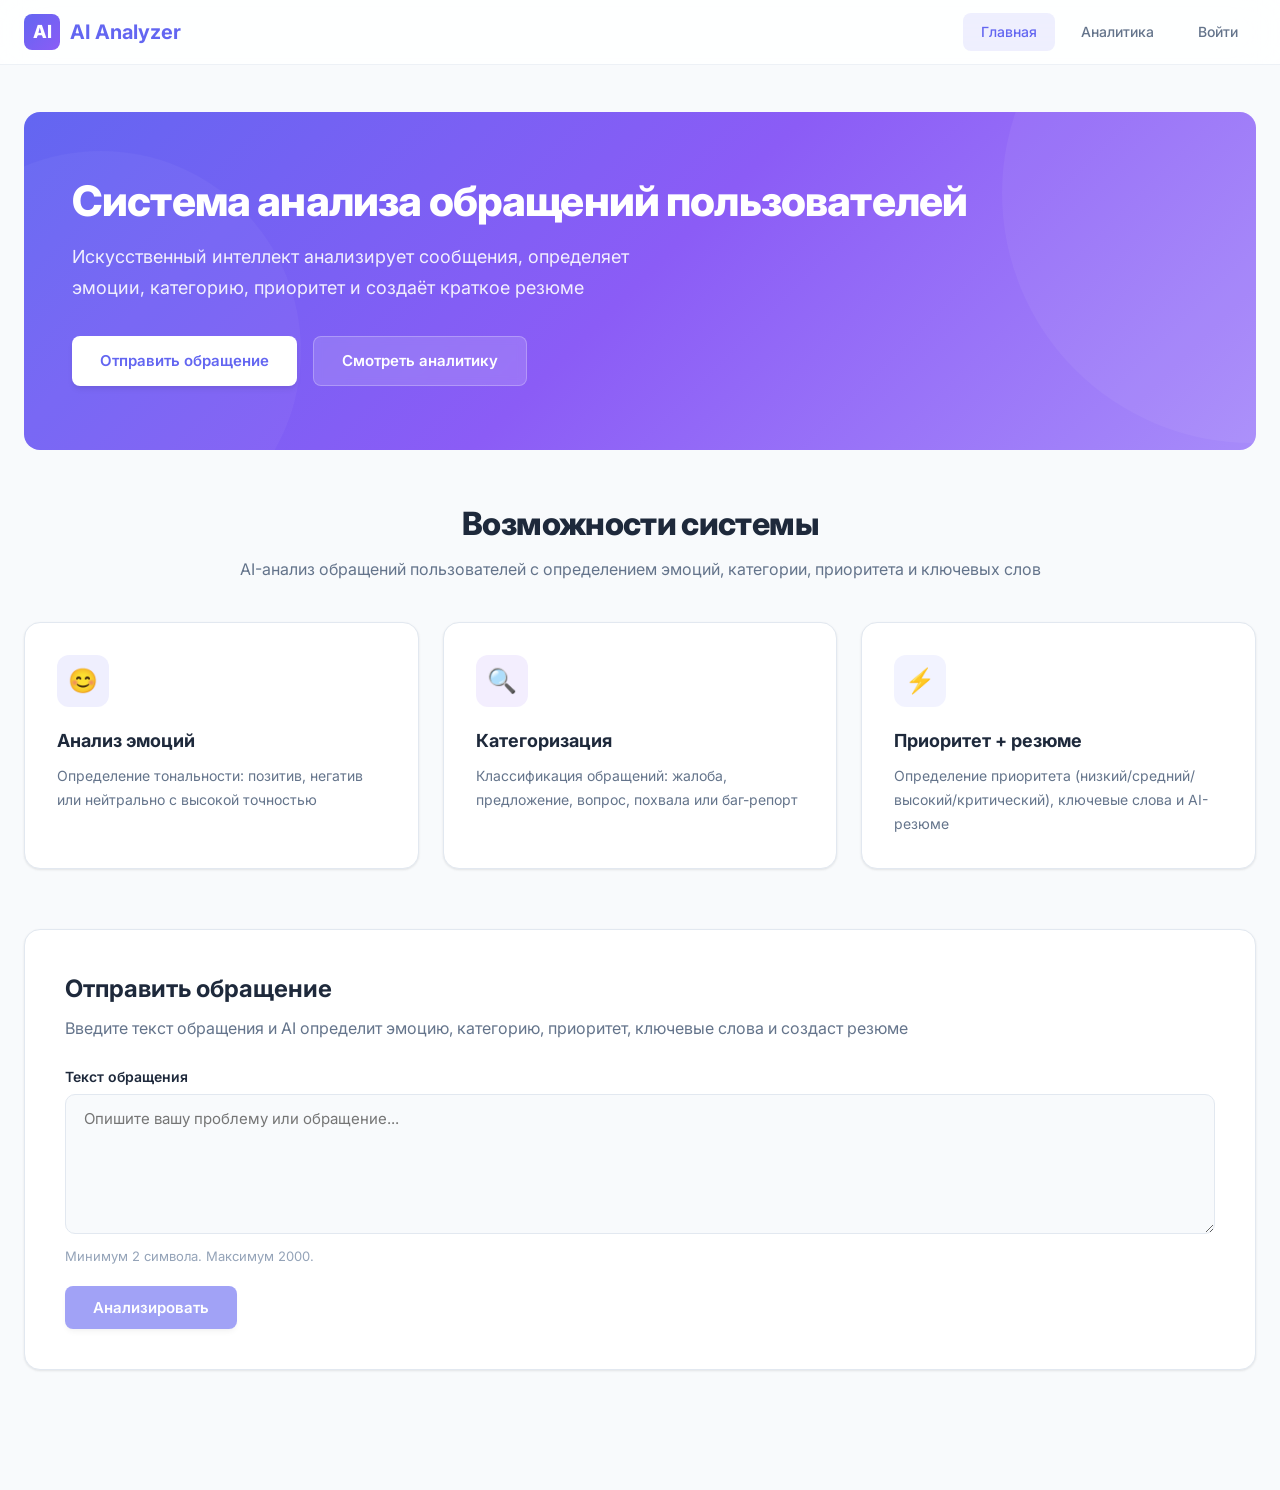
<file: index.html>
<!DOCTYPE html>
<html lang="ru">
<head>
    <meta charset="UTF-8">
    <meta name="viewport" content="width=device-width, initial-scale=1.0">
    <title>AI Analyzer - Система анализа обращений</title>
    <link rel="stylesheet" href="css/style.css">
    <script>document.documentElement.classList.toggle('vt-auth', !!localStorage.getItem('token'));</script>
</head>
<body>
    <!-- Header -->
    <header class="header" id="header">
        <div class="header-inner">
            <a href="/" class="logo">
                <span class="logo-icon">AI</span>
                AI Analyzer
            </a>
            <nav class="nav">
                <a href="/" class="nav-link active">Главная</a>
                <a href="/dashboard.html" class="nav-link">Аналитика</a>
                <div class="nav-user" id="navUser">
                    <a href="/auth.html" class="nav-link" id="authLink">Войти</a>
                    <div class="profile-trigger" id="profileTrigger" onclick="toggleProfileDropdown(event)">
                        <span class="user-avatar"></span>
                        <span class="user-name"></span>
                        <svg class="chevron-down" width="14" height="14" viewBox="0 0 24 24" fill="none" stroke="currentColor" stroke-width="2"><polyline points="6 9 12 15 18 9"/></svg>
                    </div>
                    <div class="profile-dropdown" id="profileDropdown">
                        <div class="dropdown-header">
                            <span class="dropdown-avatar"></span>
                            <div class="dropdown-user-info">
                                <span class="dropdown-username" id="dropdownUsername"></span>
                                <span class="dropdown-email" id="dropdownEmail"></span>
                            </div>
                        </div>
                        <div class="dropdown-divider"></div>
                        <a href="/profile.html" class="dropdown-item">
                            <svg width="16" height="16" viewBox="0 0 24 24" fill="none" stroke="currentColor" stroke-width="2"><path d="M20 21v-2a4 4 0 0 0-4-4H8a4 4 0 0 0-4 4v2"/><circle cx="12" cy="7" r="4"/></svg>
                            Профиль
                        </a>
                        <a href="/profile.html" class="dropdown-item">
                            <svg width="16" height="16" viewBox="0 0 24 24" fill="none" stroke="currentColor" stroke-width="2"><circle cx="12" cy="12" r="3"/><path d="M19.4 15a1.65 1.65 0 0 0 .33 1.82l.06.06a2 2 0 0 1 0 2.83 2 2 0 0 1-2.83 0l-.06-.06a1.65 1.65 0 0 0-1.82-.33 1.65 1.65 0 0 0-1 1.51V21a2 2 0 0 1-2 2 2 2 0 0 1-2-2v-.09A1.65 1.65 0 0 0 9 19.4a1.65 1.65 0 0 0-1.82.33l-.06.06a2 2 0 0 1-2.83 0 2 2 0 0 1 0-2.83l.06-.06A1.65 1.65 0 0 0 4.68 15a1.65 1.65 0 0 0-1.51-1H3a2 2 0 0 1-2-2 2 2 0 0 1 2-2h.09A1.65 1.65 0 0 0 4.6 9a1.65 1.65 0 0 0-.33-1.82l-.06-.06a2 2 0 0 1 0-2.83 2 2 0 0 1 2.83 0l.06.06A1.65 1.65 0 0 0 9 4.68a1.65 1.65 0 0 0 1-1.51V3a2 2 0 0 1 2-2 2 2 0 0 1 2 2v.09a1.65 1.65 0 0 0 1 1.51 1.65 1.65 0 0 0 1.82-.33l.06-.06a2 2 0 0 1 2.83 0 2 2 0 0 1 0 2.83l-.06.06a1.65 1.65 0 0 0-.33 1.82V9a1.65 1.65 0 0 0 1.51 1H21a2 2 0 0 1 2 2 2 2 0 0 1-2 2h-.09a1.65 1.65 0 0 0-1.51 1z"/></svg>
                            Настройки аккаунта
                        </a>
                        <a href="/profile.html#password" class="dropdown-item">
                            <svg width="16" height="16" viewBox="0 0 24 24" fill="none" stroke="currentColor" stroke-width="2"><rect x="3" y="11" width="18" height="11" rx="2" ry="2"/><path d="M7 11V7a5 5 0 0 1 10 0v4"/></svg>
                            Сменить пароль
                        </a>
                        <div class="dropdown-divider"></div>
                        <button class="dropdown-item dropdown-logout" onclick="handleLogout()">
                            <svg width="16" height="16" viewBox="0 0 24 24" fill="none" stroke="currentColor" stroke-width="2"><path d="M9 21H5a2 2 0 0 1-2-2V5a2 2 0 0 1 2-2h4"/><polyline points="16 17 21 12 16 7"/><line x1="21" y1="12" x2="9" y2="12"/></svg>
                            Выйти
                        </button>
                    </div>
                </div>
            </nav>
        </div>
    </header>

    <!-- Main Content -->
    <main class="main-content">
        <div class="section" style="padding-top: 48px;">
            <!-- Hero -->
            <section class="hero">
                <div class="hero-content">
                    <h1>Система анализа обращений пользователей</h1>
                    <p>Искусственный интеллект анализирует сообщения, определяет эмоции, категорию, приоритет и создаёт краткое резюме</p>
                    <div class="hero-buttons">
                        <a href="#analyze" class="btn btn-primary">Отправить обращение</a>
                        <a href="/dashboard.html" class="btn btn-secondary">Смотреть аналитику</a>
                    </div>
                </div>
            </section>

            <!-- Features -->
            <div class="section-title">
                <h2>Возможности системы</h2>
                <p>AI-анализ обращений пользователей с определением эмоций, категории, приоритета и ключевых слов</p>
            </div>

            <div class="feature-grid">
                <div class="feature-card">
                    <div class="feature-icon blue">😊</div>
                    <h3>Анализ эмоций</h3>
                    <p>Определение тональности: позитив, негатив или нейтрально с высокой точностью</p>
                </div>
                <div class="feature-card">
                    <div class="feature-icon purple">🔍</div>
                    <h3>Категоризация</h3>
                    <p>Классификация обращений: жалоба, предложение, вопрос, похвала или баг-репорт</p>
                </div>
                <div class="feature-card">
                    <div class="feature-icon indigo">⚡</div>
                    <h3>Приоритет + резюме</h3>
                    <p>Определение приоритета (низкий/средний/высокий/критический), ключевые слова и AI-резюме</p>
                </div>
            </div>

            <!-- Analyze Form -->
            <section class="form-section" id="analyze">
                <h2>Отправить обращение</h2>
                <p>Введите текст обращения и AI определит эмоцию, категорию, приоритет, ключевые слова и создаст резюме</p>

                <div class="form-group">
                    <label for="messageText">Текст обращения</label>
                    <textarea id="messageText" placeholder="Опишите вашу проблему или обращение..." maxlength="2000"></textarea>
                    <div class="form-hint">Минимум 2 символа. Максимум 2000.</div>
                </div>

                <button class="btn btn-accent" id="analyzeBtn" onclick="handleAnalyze()">
                    <span class="btn-text">Анализировать</span>
                    <span class="spinner" style="display:none"></span>
                </button>

                <!-- Result -->
                <div class="analysis-result" id="analysisResult">
                    <h3 style="margin-top: 28px; margin-bottom: 16px; font-size: 18px;">Результат анализа</h3>
                    <div class="result-grid" id="resultGrid">
                        <div class="result-item">
                            <div class="label">Эмоция</div>
                            <div class="value" id="resultEmotion">—</div>
                        </div>
                        <div class="result-item">
                            <div class="label">Категория</div>
                            <div class="value" id="resultCategory">—</div>
                        </div>
                        <div class="result-item">
                            <div class="label">Приоритет</div>
                            <div class="value" id="resultPriority">—</div>
                        </div>
                    </div>
                    <div class="result-keywords" id="resultKeywords" style="display:none">
                        <div class="label">Ключевые слова</div>
                        <div class="keywords-list" id="keywordsList"></div>
                    </div>
                    <div class="result-summary" id="resultSummary" style="display:none">
                        <div class="label">AI-резюме</div>
                        <div class="summary-text" id="summaryText"></div>
                    </div>
                </div>
            </section>
        </div>
    </main>

    <!-- Toast Container -->
    <div class="toast-container" id="toastContainer"></div>

    <script src="js/api.js"></script>
    <script src="js/transitions.js"></script>
    <script src="js/main.js"></script>
</body>
</html>
</file>
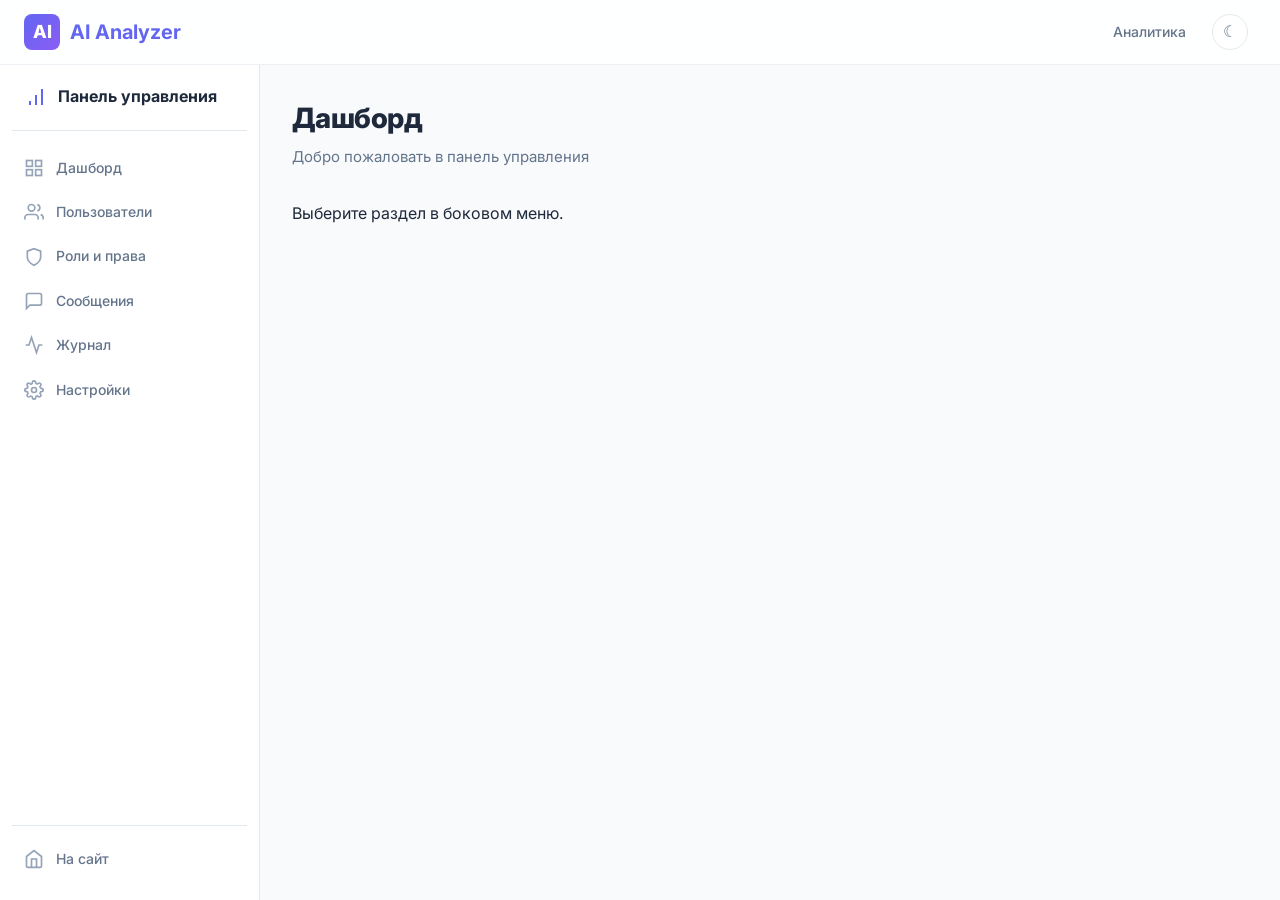
<file: admin/index.html>
<!DOCTYPE html>
<html lang="ru" data-theme="light">
<head>
    <meta charset="UTF-8">
    <meta name="viewport" content="width=device-width, initial-scale=1.0">
    <title>Панель управления | AI Analyzer</title>
    <link rel="stylesheet" href="/css/style.css">
    <link rel="stylesheet" href="/admin/css/admin.css">
    <script>document.documentElement.classList.toggle('vt-auth', !!localStorage.getItem('token'));</script>
</head>
<body>
    <header class="header" id="header">
        <div class="header-inner">
            <button class="admin-mobile-toggle" id="mobileMenuToggle" onclick="toggleMobileSidebar()">&#9776;</button>
            <a href="/" class="logo">
                <span class="logo-icon">AI</span>
                AI Analyzer
            </a>
            <nav class="nav">
                <a href="/dashboard.html" class="nav-link" id="navMainDashboard">Аналитика</a>
                <button class="theme-toggle" id="themeToggle" onclick="toggleTheme()" title="Переключить тему">&#9790;</button>
                <div class="nav-user" id="navUser">
                    <div class="profile-trigger" id="profileTrigger" onclick="toggleProfileDropdown(event)">
                        <span class="user-avatar"></span>
                        <span class="user-name"></span>
                        <svg class="chevron-down" width="14" height="14" viewBox="0 0 24 24" fill="none" stroke="currentColor" stroke-width="2"><polyline points="6 9 12 15 18 9"/></svg>
                    </div>
                    <div class="profile-dropdown" id="profileDropdown">
                        <div class="dropdown-header">
                            <span class="dropdown-avatar"></span>
                            <div class="dropdown-user-info">
                                <span class="dropdown-username" id="dropdownUsername"></span>
                                <span class="dropdown-email" id="dropdownEmail"></span>
                            </div>
                        </div>
                        <div class="dropdown-divider"></div>
                        <a href="/profile.html" class="dropdown-item">
                            <svg width="16" height="16" viewBox="0 0 24 24" fill="none" stroke="currentColor" stroke-width="2"><path d="M20 21v-2a4 4 0 0 0-4-4H8a4 4 0 0 0-4 4v2"/><circle cx="12" cy="7" r="4"/></svg>
                            Профиль
                        </a>
                        <a href="/dashboard.html" class="dropdown-item">
                            <svg width="16" height="16" viewBox="0 0 24 24" fill="none" stroke="currentColor" stroke-width="2"><rect x="3" y="3" width="7" height="7"/><rect x="14" y="3" width="7" height="7"/><rect x="14" y="14" width="7" height="7"/><rect x="3" y="14" width="7" height="7"/></svg>
                            Аналитика
                        </a>
                        <button class="dropdown-item dropdown-logout" onclick="handleLogout()">
                            <svg width="16" height="16" viewBox="0 0 24 24" fill="none" stroke="currentColor" stroke-width="2"><path d="M9 21H5a2 2 0 0 1-2-2V5a2 2 0 0 1 2-2h4"/><polyline points="16 17 21 12 16 7"/><line x1="21" y1="12" x2="9" y2="12"/></svg>
                            Выйти
                        </button>
                    </div>
                </div>
            </nav>
        </div>
    </header>

    <div class="admin-layout">
        <div class="admin-sidebar-overlay" id="sidebarOverlay" onclick="toggleMobileSidebar()"></div>
        <aside class="admin-sidebar" id="adminSidebar">
            <div class="admin-sidebar-brand">
                <svg width="24" height="24" viewBox="0 0 24 24" fill="none" stroke="currentColor" stroke-width="2"><path d="M12 20V10"/><path d="M18 20V4"/><path d="M6 20v-4"/></svg>
                Панель управления
            </div>
            <nav class="admin-sidebar-nav">
                <a href="/admin/dashboard.html" class="admin-nav-item" data-page="dashboard">
                    <svg viewBox="0 0 24 24" fill="none" stroke="currentColor" stroke-width="2"><rect x="3" y="3" width="7" height="7"/><rect x="14" y="3" width="7" height="7"/><rect x="14" y="14" width="7" height="7"/><rect x="3" y="14" width="7" height="7"/></svg>
                    Дашборд
                </a>
                <a href="/admin/users.html" class="admin-nav-item" data-page="users">
                    <svg viewBox="0 0 24 24" fill="none" stroke="currentColor" stroke-width="2"><path d="M17 21v-2a4 4 0 0 0-4-4H5a4 4 0 0 0-4 4v2"/><circle cx="9" cy="7" r="4"/><path d="M23 21v-2a4 4 0 0 0-3-3.87"/><path d="M16 3.13a4 4 0 0 1 0 7.75"/></svg>
                    Пользователи
                </a>
                <a href="/admin/roles.html" class="admin-nav-item" data-page="roles">
                    <svg viewBox="0 0 24 24" fill="none" stroke="currentColor" stroke-width="2"><path d="M12 22s8-4 8-10V5l-8-3-8 3v7c0 6 8 10 8 10z"/></svg>
                    Роли и права
                </a>
                <a href="/admin/messages.html" class="admin-nav-item" data-page="messages">
                    <svg viewBox="0 0 24 24" fill="none" stroke="currentColor" stroke-width="2"><path d="M21 15a2 2 0 0 1-2 2H7l-4 4V5a2 2 0 0 1 2-2h14a2 2 0 0 1 2 2z"/></svg>
                    Сообщения
                </a>
                <a href="/admin/activity.html" class="admin-nav-item" data-page="activity">
                    <svg viewBox="0 0 24 24" fill="none" stroke="currentColor" stroke-width="2"><path d="M22 12h-4l-3 9L9 3l-3 9H2"/></svg>
                    Журнал
                </a>
                <a href="/admin/settings.html" class="admin-nav-item" data-page="settings">
                    <svg viewBox="0 0 24 24" fill="none" stroke="currentColor" stroke-width="2"><circle cx="12" cy="12" r="3"/><path d="M19.4 15a1.65 1.65 0 0 0 .33 1.82l.06.06a2 2 0 0 1 0 2.83 2 2 0 0 1-2.83 0l-.06-.06a1.65 1.65 0 0 0-1.82-.33 1.65 1.65 0 0 0-1 1.51V21a2 2 0 0 1-2 2 2 2 0 0 1-2-2v-.09A1.65 1.65 0 0 0 9 19.4a1.65 1.65 0 0 0-1.82.33l-.06.06a2 2 0 0 1-2.83 0 2 2 0 0 1 0-2.83l.06-.06A1.65 1.65 0 0 0 4.68 15a1.65 1.65 0 0 0-1.51-1H3a2 2 0 0 1-2-2 2 2 0 0 1 2-2h.09A1.65 1.65 0 0 0 4.6 9a1.65 1.65 0 0 0-.33-1.82l-.06-.06a2 2 0 0 1 0-2.83 2 2 0 0 1 2.83 0l.06.06A1.65 1.65 0 0 0 9 4.68a1.65 1.65 0 0 0 1-1.51V3a2 2 0 0 1 2-2 2 2 0 0 1 2 2v.09a1.65 1.65 0 0 0 1 1.51 1.65 1.65 0 0 0 1.82-.33l.06-.06a2 2 0 0 1 2.83 0 2 2 0 0 1 0 2.83l-.06.06a1.65 1.65 0 0 0-.33 1.82V9a1.65 1.65 0 0 0 1.51 1H21a2 2 0 0 1 2 2 2 2 0 0 1-2 2h-.09a1.65 1.65 0 0 0-1.51 1z"/></svg>
                    Настройки
                </a>
            </nav>
            <div class="admin-sidebar-footer">
                <a href="/" class="admin-nav-item">
                    <svg viewBox="0 0 24 24" fill="none" stroke="currentColor" stroke-width="2"><path d="M3 9l9-7 9 7v11a2 2 0 0 1-2 2H5a2 2 0 0 1-2-2z"/><polyline points="9 22 9 12 15 12 15 22"/></svg>
                    На сайт
                </a>
            </div>
        </aside>

        <main class="admin-main" id="adminMain">
            <div class="admin-header">
                <div>
                    <h1 id="pageTitle">Дашборд</h1>
                    <p id="pageSubtitle">Добро пожаловать в панель управления</p>
                </div>
                <div class="admin-header-actions" id="headerActions"></div>
            </div>
            <div id="pageContent">
                <p>Выберите раздел в боковом меню.</p>
            </div>
        </main>
    </div>

    <div class="toast-container" id="toastContainer"></div>

    <script src="/js/api.js"></script>
    <script src="/js/transitions.js"></script>
    <script src="/admin/js/admin-utils.js"></script>
    <script src="/admin/js/admin-api.js"></script>
    <script src="/admin/js/admin-components.js"></script>
</body>
</html>
</file>
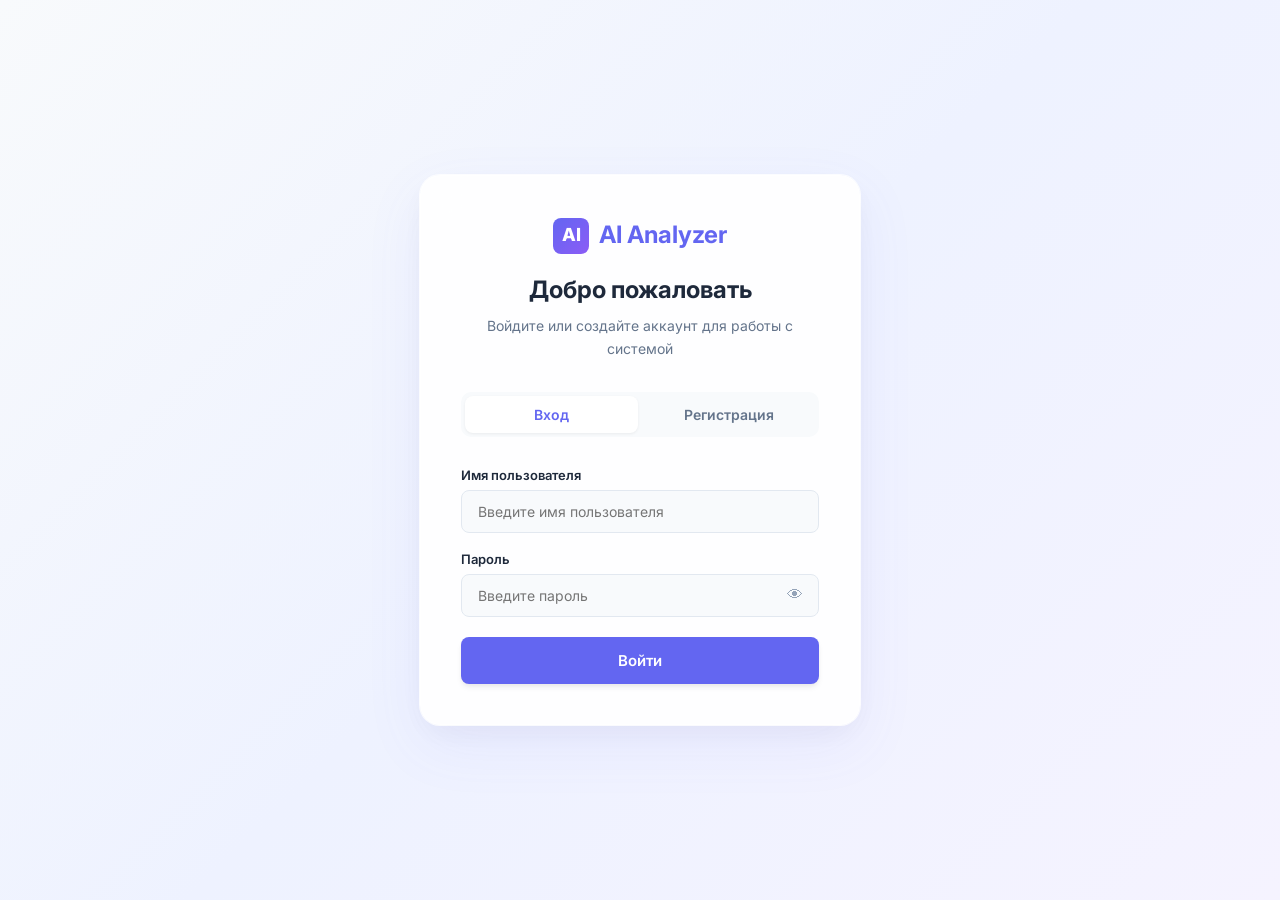
<file: auth.html>
<!DOCTYPE html>
<html lang="ru">
<head>
    <meta charset="UTF-8">
    <meta name="viewport" content="width=device-width, initial-scale=1.0">
    <title>Вход | AI Analyzer</title>
    <link rel="stylesheet" href="css/style.css">
    <link rel="stylesheet" href="css/auth.css">
</head>
<body>
    <div class="auth-page">
        <div class="auth-container">
            <div class="auth-card">
                <div class="auth-header">
                    <div class="auth-logo">
                        <span class="logo-icon">AI</span>
                        AI Analyzer
                    </div>
                    <h1>Добро пожаловать</h1>
                    <p>Войдите или создайте аккаунт для работы с системой</p>
                </div>

                <div class="auth-tabs">
                    <button class="auth-tab active" data-tab="login">Вход</button>
                    <button class="auth-tab" data-tab="register">Регистрация</button>
                </div>

                <div class="auth-error" id="authError"></div>

                <!-- Login Form -->
                <form class="auth-form active" id="loginForm" autocomplete="off">
                    <div class="form-group">
                        <label for="loginUsername">Имя пользователя</label>
                        <input type="text" id="loginUsername" placeholder="Введите имя пользователя" required>
                    </div>
                    <div class="form-group">
                        <label for="loginPassword">Пароль</label>
                        <div class="password-wrapper">
                            <input type="password" id="loginPassword" placeholder="Введите пароль" required>
                            <button type="button" class="password-toggle" onclick="togglePassword('loginPassword', this)">👁</button>
                        </div>
                    </div>
                    <button type="submit" class="btn btn-accent" id="loginBtn">
                        <span class="btn-text">Войти</span>
                        <span class="spinner" style="display:none"></span>
                    </button>
                </form>

                <!-- Register Form -->
                <form class="auth-form" id="registerForm" autocomplete="off">
                    <div class="form-group">
                        <label for="regUsername">Имя пользователя</label>
                        <input type="text" id="regUsername" placeholder="Придумайте имя пользователя" required>
                    </div>
                    <div class="form-group">
                        <label for="regEmail">Email</label>
                        <input type="email" id="regEmail" placeholder="Введите email" required>
                    </div>
                    <div class="form-group">
                        <label for="regPassword">Пароль</label>
                        <div class="password-wrapper">
                            <input type="password" id="regPassword" placeholder="Придумайте пароль (минимум 6 символов)" required>
                            <button type="button" class="password-toggle" onclick="togglePassword('regPassword', this)">👁</button>
                        </div>
                    </div>
                    <div class="form-group">
                        <label for="regConfirm">Подтвердите пароль</label>
                        <div class="password-wrapper">
                            <input type="password" id="regConfirm" placeholder="Повторите пароль" required>
                            <button type="button" class="password-toggle" onclick="togglePassword('regConfirm', this)">👁</button>
                        </div>
                    </div>
                    <button type="submit" class="btn btn-accent" id="registerBtn">
                        <span class="btn-text">Создать аккаунт</span>
                        <span class="spinner" style="display:none"></span>
                    </button>
                </form>
            </div>
        </div>
    </div>

    <script src="js/api.js"></script>
    <script src="js/auth.js"></script>
</body>
</html>
</file>
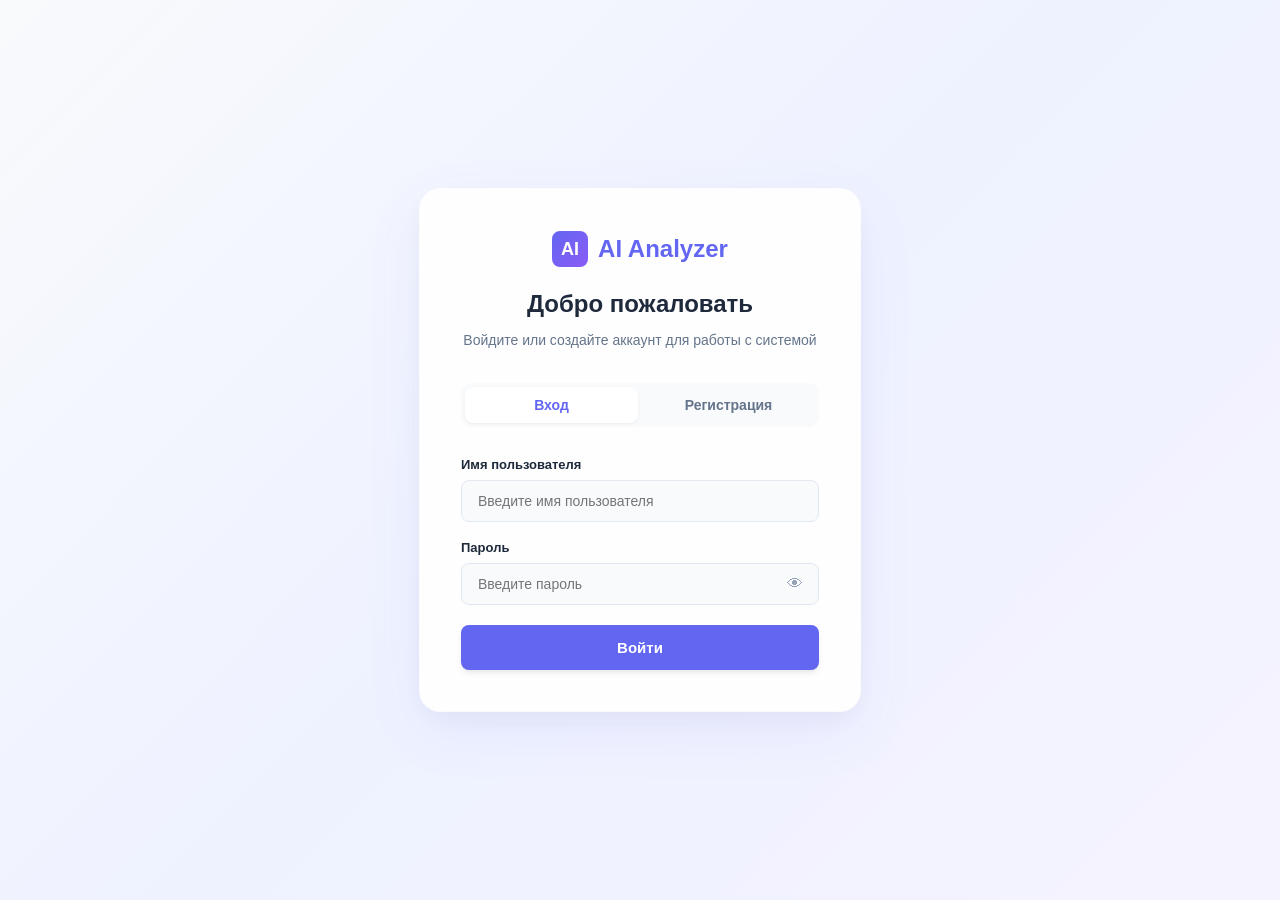
<file: profile.html>
<!DOCTYPE html>
<html lang="ru">
<head>
    <meta charset="UTF-8">
    <meta name="viewport" content="width=device-width, initial-scale=1.0">
    <title>Профиль | AI Analyzer</title>
    <link rel="stylesheet" href="css/style.css">
    <link rel="stylesheet" href="css/profile.css">
    <script>document.documentElement.classList.toggle('vt-auth', !!localStorage.getItem('token'));</script>
</head>
<body>
    <header class="header" id="header">
        <div class="header-inner">
            <a href="/" class="logo">
                <span class="logo-icon">AI</span>
                AI Analyzer
            </a>
            <nav class="nav">
                <a href="/" class="nav-link">Главная</a>
                <a href="/dashboard.html" class="nav-link">Аналитика</a>
                <div class="nav-user" id="navUser">
                    <a href="/auth.html" class="nav-link" id="authLink">Войти</a>
                    <div class="profile-trigger" id="profileTrigger" onclick="toggleProfileDropdown(event)">
                        <span class="user-avatar"></span>
                        <span class="user-name"></span>
                        <svg class="chevron-down" width="14" height="14" viewBox="0 0 24 24" fill="none" stroke="currentColor" stroke-width="2"><polyline points="6 9 12 15 18 9"/></svg>
                    </div>
                    <div class="profile-dropdown" id="profileDropdown">
                        <div class="dropdown-header">
                            <span class="dropdown-avatar"></span>
                            <div class="dropdown-user-info">
                                <span class="dropdown-username" id="dropdownUsername"></span>
                                <span class="dropdown-email" id="dropdownEmail"></span>
                            </div>
                        </div>
                        <div class="dropdown-divider"></div>
                        <a href="/profile.html" class="dropdown-item">
                            <svg width="16" height="16" viewBox="0 0 24 24" fill="none" stroke="currentColor" stroke-width="2"><path d="M20 21v-2a4 4 0 0 0-4-4H8a4 4 0 0 0-4 4v2"/><circle cx="12" cy="7" r="4"/></svg>
                            Профиль
                        </a>
                        <a href="/profile.html" class="dropdown-item">
                            <svg width="16" height="16" viewBox="0 0 24 24" fill="none" stroke="currentColor" stroke-width="2"><circle cx="12" cy="12" r="3"/><path d="M19.4 15a1.65 1.65 0 0 0 .33 1.82l.06.06a2 2 0 0 1 0 2.83 2 2 0 0 1-2.83 0l-.06-.06a1.65 1.65 0 0 0-1.82-.33 1.65 1.65 0 0 0-1 1.51V21a2 2 0 0 1-2 2 2 2 0 0 1-2-2v-.09A1.65 1.65 0 0 0 9 19.4a1.65 1.65 0 0 0-1.82.33l-.06.06a2 2 0 0 1-2.83 0 2 2 0 0 1 0-2.83l.06-.06A1.65 1.65 0 0 0 4.68 15a1.65 1.65 0 0 0-1.51-1H3a2 2 0 0 1-2-2 2 2 0 0 1 2-2h.09A1.65 1.65 0 0 0 4.6 9a1.65 1.65 0 0 0-.33-1.82l-.06-.06a2 2 0 0 1 0-2.83 2 2 0 0 1 2.83 0l.06.06A1.65 1.65 0 0 0 9 4.68a1.65 1.65 0 0 0 1-1.51V3a2 2 0 0 1 2-2 2 2 0 0 1 2 2v.09a1.65 1.65 0 0 0 1 1.51 1.65 1.65 0 0 0 1.82-.33l.06-.06a2 2 0 0 1 2.83 0 2 2 0 0 1 0 2.83l-.06.06a1.65 1.65 0 0 0-.33 1.82V9a1.65 1.65 0 0 0 1.51 1H21a2 2 0 0 1 2 2 2 2 0 0 1-2 2h-.09a1.65 1.65 0 0 0-1.51 1z"/></svg>
                            Настройки аккаунта
                        </a>
                        <a href="/profile.html#password" class="dropdown-item">
                            <svg width="16" height="16" viewBox="0 0 24 24" fill="none" stroke="currentColor" stroke-width="2"><rect x="3" y="11" width="18" height="11" rx="2" ry="2"/><path d="M7 11V7a5 5 0 0 1 10 0v4"/></svg>
                            Сменить пароль
                        </a>
                        <div class="dropdown-divider"></div>
                        <button class="dropdown-item dropdown-logout" onclick="handleLogout()">
                            <svg width="16" height="16" viewBox="0 0 24 24" fill="none" stroke="currentColor" stroke-width="2"><path d="M9 21H5a2 2 0 0 1-2-2V5a2 2 0 0 1 2-2h4"/><polyline points="16 17 21 12 16 7"/><line x1="21" y1="12" x2="9" y2="12"/></svg>
                            Выйти
                        </button>
                    </div>
                </div>
            </nav>
        </div>
    </header>

    <main class="main-content">
        <div class="profile-page">
            <div class="profile-container">
                <div class="profile-side">
                    <div class="profile-card profile-summary">
                        <div class="profile-avatar-large" id="profileAvatarLarge"></div>
                        <h2 id="profileName"></h2>
                        <p id="profileEmailDisplay"></p>
                        <div class="profile-meta">
                            <div class="meta-item">
                                <span class="meta-label">Зарегистрирован</span>
                                <span class="meta-value" id="profileJoined">—</span>
                            </div>
                            <div class="meta-item">
                                <span class="meta-label">ID</span>
                                <span class="meta-value" id="profileId">—</span>
                            </div>
                        </div>
                    </div>
                    <div class="profile-card profile-nav-card">
                        <button class="profile-nav-item active" data-section="general">
                            <svg width="18" height="18" viewBox="0 0 24 24" fill="none" stroke="currentColor" stroke-width="2"><path d="M20 21v-2a4 4 0 0 0-4-4H8a4 4 0 0 0-4 4v2"/><circle cx="12" cy="7" r="4"/></svg>
                            Основные
                        </button>
                        <button class="profile-nav-item" data-section="password">
                            <svg width="18" height="18" viewBox="0 0 24 24" fill="none" stroke="currentColor" stroke-width="2"><rect x="3" y="11" width="18" height="11" rx="2" ry="2"/><path d="M7 11V7a5 5 0 0 1 10 0v4"/></svg>
                            Сменить пароль
                        </button>
                    </div>
                </div>

                <div class="profile-main">
                    <div class="profile-card">
                        <div class="profile-section active" id="sectionGeneral">
                            <div class="section-header">
                                <h3>Основные настройки</h3>
                                <p>Обновите имя пользователя и email</p>
                            </div>
                            <form id="profileForm" autocomplete="off">
                                <div class="form-group">
                                    <label for="editUsername">Имя пользователя</label>
                                    <input type="text" id="editUsername" placeholder="Имя пользователя" required minlength="3">
                                </div>
                                <div class="form-group">
                                    <label for="editEmail">Email</label>
                                    <input type="email" id="editEmail" placeholder="Email" required>
                                </div>
                                <div class="form-actions">
                                    <button type="button" class="btn btn-outline" onclick="resetProfileForm()">Отмена</button>
                                    <button type="submit" class="btn btn-accent" id="saveProfileBtn">
                                        <span class="btn-text">Сохранить изменения</span>
                                        <span class="spinner" style="display:none"></span>
                                    </button>
                                </div>
                            </form>
                        </div>

                        <div class="profile-section" id="sectionPassword">
                            <div class="section-header">
                                <h3>Сменить пароль</h3>
                                <p>Используйте надёжный пароль для защиты аккаунта</p>
                            </div>
                            <form id="passwordForm" autocomplete="off">
                                <div class="form-group">
                                    <label for="currentPassword">Текущий пароль</label>
                                    <input type="password" id="currentPassword" placeholder="Введите текущий пароль" required>
                                </div>
                                <div class="form-group">
                                    <label for="newPassword">Новый пароль</label>
                                    <input type="password" id="newPassword" placeholder="Минимум 6 символов" required minlength="6">
                                    <div class="password-strength" id="passwordStrength">
                                        <div class="strength-bar" id="strengthBar"></div>
                                    </div>
                                </div>
                                <div class="form-group">
                                    <label for="confirmNewPassword">Подтверждение нового пароля</label>
                                    <input type="password" id="confirmNewPassword" placeholder="Повторите новый пароль" required minlength="6">
                                </div>
                                <div class="form-actions">
                                    <button type="button" class="btn btn-outline" onclick="resetPasswordForm()">Отмена</button>
                                    <button type="submit" class="btn btn-accent" id="changePasswordBtn">
                                        <span class="btn-text">Изменить пароль</span>
                                        <span class="spinner" style="display:none"></span>
                                    </button>
                                </div>
                            </form>
                        </div>
                    </div>
                </div>
            </div>
        </div>
    </main>

    <div class="toast-container" id="toastContainer"></div>

    <script src="js/api.js"></script>
    <script src="js/transitions.js"></script>
    <script src="js/profile.js"></script>
</body>
</html>
</file>
<file: css/style.css>
@import url('https://fonts.googleapis.com/css2?family=Inter:wght@300;400;500;600;700;800&display=swap');

[data-theme="dark"] {
    --primary: #818CF8;
    --primary-light: #A5B4FC;
    --primary-dark: #6366F1;
    --secondary: #A78BFA;
    --accent: #C4B5FD;
    --bg: #0F172A;
    --bg-card: #1E293B;
    --text: #F1F5F9;
    --text-secondary: #94A3B8;
    --text-light: #64748B;
    --border: #334155;
    --shadow: 0 1px 3px rgba(0,0,0,0.3), 0 1px 2px rgba(0,0,0,0.2);
    --shadow-md: 0 4px 6px -1px rgba(0,0,0,0.4), 0 2px 4px -1px rgba(0,0,0,0.3);
    --shadow-lg: 0 10px 15px -3px rgba(0,0,0,0.4), 0 4px 6px -2px rgba(0,0,0,0.3);
    --shadow-xl: 0 20px 25px -5px rgba(0,0,0,0.5), 0 10px 10px -5px rgba(0,0,0,0.4);
}

[data-theme="dark"] .header {
    background: rgba(15,23,42,0.85);
    border-bottom-color: rgba(51,65,85,0.6);
}

[data-theme="dark"] textarea, [data-theme="dark"] input {
    background: #0F172A;
    color: #F1F5F9;
}

[data-theme="dark"] textarea:focus, [data-theme="dark"] input:focus {
    background: #1E293B;
}

[data-theme="dark"] .feature-card,
[data-theme="dark"] .form-section {
    background: var(--bg-card);
}

[data-theme="dark"] .profile-dropdown {
    background: #1E293B;
    box-shadow: 0 10px 40px rgba(0,0,0,0.4), 0 0 0 1px rgba(51,65,85,0.6);
}

:root {
    --primary: #6366F1;
    --primary-light: #818CF8;
    --primary-dark: #4F46E5;
    --secondary: #8B5CF6;
    --accent: #A78BFA;
    --bg: #F8FAFC;
    --bg-card: #FFFFFF;
    --text: #1E293B;
    --text-secondary: #64748B;
    --text-light: #94A3B8;
    --border: #E2E8F0;
    --shadow: 0 1px 3px rgba(0,0,0,0.06), 0 1px 2px rgba(0,0,0,0.04);
    --shadow-md: 0 4px 6px -1px rgba(0,0,0,0.07), 0 2px 4px -1px rgba(0,0,0,0.04);
    --shadow-lg: 0 10px 15px -3px rgba(0,0,0,0.08), 0 4px 6px -2px rgba(0,0,0,0.04);
    --shadow-xl: 0 20px 25px -5px rgba(0,0,0,0.1), 0 10px 10px -5px rgba(0,0,0,0.04);
    --radius: 16px;
    --radius-sm: 10px;
    --radius-xs: 8px;
    --transition: 0.3s cubic-bezier(0.4, 0, 0.2, 1);
}

*, *::before, *::after {
    margin: 0;
    padding: 0;
    box-sizing: border-box;
}

html {
    scroll-behavior: smooth;
}

body {
    font-family: 'Inter', -apple-system, BlinkMacSystemFont, sans-serif;
    background: var(--bg);
    color: var(--text);
    line-height: 1.6;
    -webkit-font-smoothing: antialiased;
    min-height: 100vh;
}

a {
    text-decoration: none;
    color: inherit;
}

img {
    max-width: 100%;
    display: block;
}

/* Header */
.header {
    position: fixed;
    top: 0;
    left: 0;
    right: 0;
    z-index: 1000;
    background: rgba(255,255,255,0.85);
    backdrop-filter: blur(20px);
    -webkit-backdrop-filter: blur(20px);
    border-bottom: 1px solid rgba(226,232,240,0.6);
    transition: var(--transition);
}

.header.scrolled {
    box-shadow: var(--shadow-md);
}

.header-inner {
    max-width: 1280px;
    margin: 0 auto;
    padding: 0 24px;
    display: flex;
    align-items: center;
    justify-content: space-between;
    height: 64px;
}

.logo {
    display: flex;
    align-items: center;
    gap: 10px;
    font-weight: 700;
    font-size: 20px;
    color: var(--primary);
}

.logo-icon {
    width: 36px;
    height: 36px;
    background: linear-gradient(135deg, var(--primary), var(--secondary));
    border-radius: var(--radius-xs);
    display: flex;
    align-items: center;
    justify-content: center;
    color: white;
    font-size: 18px;
    font-weight: 800;
}

.nav {
    display: flex;
    align-items: center;
    gap: 8px;
}

.nav-link {
    padding: 8px 18px;
    border-radius: var(--radius-xs);
    font-size: 14px;
    font-weight: 500;
    color: var(--text-secondary);
    transition: var(--transition);
    cursor: pointer;
    border: none;
    background: none;
}

.nav-link:hover {
    color: var(--text);
    background: rgba(99,102,241,0.06);
}

.nav-link.active {
    color: var(--primary);
    background: rgba(99,102,241,0.1);
}

.nav-user {
    display: flex;
    align-items: center;
    gap: 12px;
    position: relative;
}

/* Profile Trigger */
.profile-trigger {
    display: none;
    align-items: center;
    gap: 8px;
    padding: 4px 12px 4px 4px;
    border-radius: 100px;
    cursor: pointer;
    transition: var(--transition);
    border: 1px solid transparent;
    background: none;
}

.profile-trigger:hover {
    background: rgba(99,102,241,0.06);
    border-color: var(--border);
}

.user-avatar {
    width: 32px;
    height: 32px;
    border-radius: 50%;
    background: linear-gradient(135deg, var(--primary), var(--secondary));
    color: white;
    display: flex;
    align-items: center;
    justify-content: center;
    font-size: 13px;
    font-weight: 700;
    flex-shrink: 0;
    letter-spacing: 0;
}

.user-name {
    font-size: 13px;
    font-weight: 600;
    color: var(--text);
    max-width: 100px;
    overflow: hidden;
    text-overflow: ellipsis;
    white-space: nowrap;
}

.chevron-down {
    color: var(--text-light);
    transition: transform 0.25s ease;
    flex-shrink: 0;
}

.profile-trigger.open .chevron-down {
    transform: rotate(180deg);
}

/* Profile Dropdown */
.profile-dropdown {
    position: absolute;
    top: calc(100% + 8px);
    right: 0;
    min-width: 240px;
    background: var(--bg-card);
    border-radius: 14px;
    box-shadow: 0 10px 40px rgba(0,0,0,0.1), 0 0 0 1px rgba(0,0,0,0.04);
    padding: 6px;
    opacity: 0;
    visibility: hidden;
    transform: translateY(-6px) scale(0.98);
    transition: all 0.2s cubic-bezier(0.4, 0, 0.2, 1);
    z-index: 1001;
    transform-origin: top right;
}

.profile-dropdown.open {
    opacity: 1;
    visibility: visible;
    transform: translateY(0) scale(1);
}

.dropdown-header {
    display: flex;
    align-items: center;
    gap: 12px;
    padding: 12px 12px;
}

.dropdown-avatar {
    width: 40px;
    height: 40px;
    border-radius: 50%;
    background: linear-gradient(135deg, var(--primary), var(--secondary));
    color: white;
    display: flex;
    align-items: center;
    justify-content: center;
    font-size: 16px;
    font-weight: 700;
    flex-shrink: 0;
}

.dropdown-user-info {
    display: flex;
    flex-direction: column;
    min-width: 0;
}

.dropdown-username {
    font-size: 14px;
    font-weight: 600;
    color: var(--text);
    overflow: hidden;
    text-overflow: ellipsis;
    white-space: nowrap;
}

.dropdown-email {
    font-size: 12px;
    color: var(--text-secondary);
    overflow: hidden;
    text-overflow: ellipsis;
    white-space: nowrap;
}

.dropdown-divider {
    height: 1px;
    background: var(--border);
    margin: 4px 0;
}

.dropdown-item {
    display: flex;
    align-items: center;
    gap: 10px;
    padding: 9px 12px;
    border-radius: 8px;
    font-size: 13px;
    font-weight: 500;
    color: var(--text);
    cursor: pointer;
    transition: var(--transition);
    border: none;
    background: none;
    width: 100%;
    text-align: left;
    font-family: inherit;
    text-decoration: none;
}

.dropdown-item svg {
    color: var(--text-light);
    flex-shrink: 0;
}

.dropdown-item:hover {
    background: rgba(99,102,241,0.06);
    color: var(--primary);
}

.dropdown-item:hover svg {
    color: var(--primary);
}

.dropdown-logout {
    color: #EF4444;
}

.dropdown-logout svg {
    color: #EF4444;
}

.dropdown-logout:hover {
    background: rgba(239,68,68,0.06) !important;
    color: #DC2626 !important;
}

.dropdown-logout:hover svg {
    color: #DC2626 !important;
}

/* Main Content */
.main-content {
    padding-top: 64px;
    min-height: 100vh;
}

.section {
    max-width: 1280px;
    margin: 0 auto;
    padding: 60px 24px;
}

/* Hero */
.hero {
    background: linear-gradient(135deg, #6366F1 0%, #8B5CF6 50%, #A78BFA 100%);
    border-radius: var(--radius);
    padding: 64px 48px;
    color: white;
    position: relative;
    overflow: hidden;
    margin-bottom: 48px;
}

.hero::before {
    content: '';
    position: absolute;
    top: -50%;
    right: -20%;
    width: 500px;
    height: 500px;
    background: rgba(255,255,255,0.05);
    border-radius: 50%;
}

.hero::after {
    content: '';
    position: absolute;
    bottom: -30%;
    left: -10%;
    width: 400px;
    height: 400px;
    background: rgba(255,255,255,0.04);
    border-radius: 50%;
}

.hero-content {
    position: relative;
    z-index: 1;
}

.hero h1 {
    font-size: 42px;
    font-weight: 800;
    line-height: 1.2;
    margin-bottom: 16px;
    letter-spacing: -0.02em;
}

.hero p {
    font-size: 18px;
    opacity: 0.9;
    max-width: 600px;
    margin-bottom: 32px;
    line-height: 1.7;
}

.hero-buttons {
    display: flex;
    gap: 16px;
    flex-wrap: wrap;
}

.btn {
    display: inline-flex;
    align-items: center;
    gap: 8px;
    padding: 12px 28px;
    border-radius: var(--radius-xs);
    font-size: 15px;
    font-weight: 600;
    border: none;
    cursor: pointer;
    transition: var(--transition);
    font-family: inherit;
}

.btn-primary {
    background: white;
    color: var(--primary);
    box-shadow: var(--shadow-md);
}

.btn-primary:hover {
    transform: translateY(-2px);
    box-shadow: var(--shadow-lg);
}

.btn-secondary {
    background: rgba(255,255,255,0.15);
    color: white;
    border: 1px solid rgba(255,255,255,0.25);
    backdrop-filter: blur(4px);
}

.btn-secondary:hover {
    background: rgba(255,255,255,0.25);
    transform: translateY(-2px);
}

.btn-accent {
    background: var(--primary);
    color: white;
    box-shadow: var(--shadow-md);
}

.btn-accent:hover {
    background: var(--primary-dark);
    transform: translateY(-2px);
    box-shadow: var(--shadow-lg);
}

.btn-outline {
    background: transparent;
    color: var(--primary);
    border: 2px solid var(--primary);
}

.btn-outline:hover {
    background: rgba(99,102,241,0.06);
    transform: translateY(-2px);
}

.btn:disabled {
    opacity: 0.6;
    cursor: not-allowed;
    transform: none !important;
}

/* Feature Cards */
.feature-grid {
    display: grid;
    grid-template-columns: repeat(3, 1fr);
    gap: 24px;
    margin-bottom: 60px;
}

.feature-card {
    background: var(--bg-card);
    border-radius: var(--radius);
    padding: 32px;
    box-shadow: var(--shadow);
    transition: var(--transition);
    border: 1px solid var(--border);
}

.feature-card:hover {
    transform: translateY(-4px);
    box-shadow: var(--shadow-lg);
    border-color: var(--primary-light);
}

.feature-icon {
    width: 52px;
    height: 52px;
    border-radius: 12px;
    display: flex;
    align-items: center;
    justify-content: center;
    font-size: 24px;
    margin-bottom: 20px;
}

.feature-icon.blue { background: rgba(99,102,241,0.1); color: var(--primary); }
.feature-icon.purple { background: rgba(139,92,246,0.1); color: var(--secondary); }
.feature-icon.indigo { background: rgba(129,140,248,0.1); color: var(--primary-light); }

.feature-card h3 {
    font-size: 18px;
    font-weight: 700;
    margin-bottom: 8px;
}

.feature-card p {
    color: var(--text-secondary);
    font-size: 14px;
    line-height: 1.7;
}

/* Form Section */
.form-section {
    background: var(--bg-card);
    border-radius: var(--radius);
    padding: 40px;
    box-shadow: var(--shadow);
    border: 1px solid var(--border);
    margin-bottom: 60px;
}

.form-section h2 {
    font-size: 24px;
    font-weight: 700;
    margin-bottom: 8px;
}

.form-section > p {
    color: var(--text-secondary);
    margin-bottom: 24px;
}

.form-group {
    margin-bottom: 20px;
}

.form-group label {
    display: block;
    font-size: 14px;
    font-weight: 600;
    margin-bottom: 6px;
    color: var(--text);
}

textarea, input[type="text"], input[type="email"], input[type="password"] {
    width: 100%;
    padding: 14px 18px;
    border: 1.5px solid var(--border);
    border-radius: var(--radius-sm);
    font-size: 15px;
    font-family: inherit;
    transition: var(--transition);
    background: var(--bg);
    color: var(--text);
    outline: none;
}

textarea:focus, input:focus {
    border-color: var(--primary);
    box-shadow: 0 0 0 3px rgba(99,102,241,0.1);
    background: white;
}

textarea {
    min-height: 140px;
    resize: vertical;
}

.form-hint {
    font-size: 13px;
    color: var(--text-light);
    margin-top: 4px;
}

/* Analysis Result */
.analysis-result {
    opacity: 0;
    max-height: 0;
    overflow: hidden;
    transition: all 0.5s cubic-bezier(0.4, 0, 0.2, 1);
}

.analysis-result.visible {
    opacity: 1;
    max-height: 1200px;
}

.result-grid {
    display: grid;
    grid-template-columns: repeat(3, 1fr);
    gap: 16px;
    margin-top: 20px;
}

.result-item {
    background: var(--bg);
    border-radius: var(--radius-sm);
    padding: 20px;
    text-align: center;
    border: 1px solid var(--border);
}

.result-item .label {
    font-size: 12px;
    font-weight: 600;
    text-transform: uppercase;
    letter-spacing: 0.05em;
    color: var(--text-light);
    margin-bottom: 8px;
}

.result-item .value {
    font-size: 18px;
    font-weight: 700;
    color: var(--text);
}

.result-item .value .score {
    font-size: 14px;
    font-weight: 500;
    color: var(--text-secondary);
    display: block;
    margin-top: 2px;
}

.result-item .category-badge {
    display: inline-flex;
    align-items: center;
    gap: 6px;
    padding: 4px 14px;
    border-radius: 20px;
    font-size: 13px;
    font-weight: 600;
    background: rgba(99,102,241,0.1);
    color: var(--primary);
}

.emotion-badge {
    display: inline-flex;
    align-items: center;
    gap: 6px;
    padding: 4px 14px;
    border-radius: 20px;
    font-size: 15px;
    font-weight: 600;
}

.emotion-badge.positive { background: rgba(34,197,94,0.1); color: #16A34A; }
.emotion-badge.negative { background: rgba(239,68,68,0.1); color: #DC2626; }
.emotion-badge.neutral { background: rgba(100,116,139,0.1); color: #475569; }

.priority-badge {
    display: inline-flex;
    align-items: center;
    gap: 6px;
    padding: 4px 14px;
    border-radius: 20px;
    font-size: 13px;
    font-weight: 600;
}

.priority-critical {
    background: rgba(220,38,38,0.12);
    color: #DC2626;
}

.priority-high {
    background: rgba(234,88,12,0.12);
    color: #EA580C;
}

.priority-medium {
    background: rgba(234,179,8,0.12);
    color: #A16207;
}

.priority-low {
    background: rgba(34,197,94,0.1);
    color: #16A34A;
}

.result-keywords {
    margin-top: 20px;
    padding: 16px 20px;
    background: var(--bg);
    border-radius: var(--radius-sm);
    border: 1px solid var(--border);
}

.result-keywords .label,
.result-summary .label {
    font-size: 12px;
    font-weight: 600;
    text-transform: uppercase;
    letter-spacing: 0.05em;
    color: var(--text-light);
    margin-bottom: 10px;
}

.keywords-list {
    display: flex;
    flex-wrap: wrap;
    gap: 8px;
}

.keyword-tag {
    display: inline-block;
    padding: 4px 12px;
    background: rgba(99,102,241,0.08);
    color: var(--primary);
    border-radius: 20px;
    font-size: 13px;
    font-weight: 500;
}

.result-summary {
    margin-top: 12px;
    padding: 16px 20px;
    background: var(--bg);
    border-radius: var(--radius-sm);
    border: 1px solid var(--border);
}

.summary-text {
    font-size: 14px;
    line-height: 1.6;
    color: var(--text);
}

/* Spinner */
.spinner {
    display: inline-block;
    width: 20px;
    height: 20px;
    border: 2px solid rgba(255,255,255,0.3);
    border-top-color: white;
    border-radius: 50%;
    animation: spin 0.6s linear infinite;
}

.spinner.dark {
    border-color: rgba(99,102,241,0.2);
    border-top-color: var(--primary);
}

@keyframes spin {
    to { transform: rotate(360deg); }
}

/* Toast */
.toast-container {
    position: fixed;
    top: 80px;
    right: 24px;
    z-index: 10000;
    display: flex;
    flex-direction: column;
    gap: 8px;
}

.toast {
    background: var(--bg-card);
    padding: 14px 20px;
    border-radius: var(--radius-sm);
    box-shadow: var(--shadow-lg);
    border: 1px solid var(--border);
    display: flex;
    align-items: center;
    gap: 12px;
    font-size: 14px;
    font-weight: 500;
    animation: slideIn 0.3s ease;
    min-width: 300px;
}

.toast.success { border-left: 4px solid #22C55E; }
.toast.error { border-left: 4px solid #EF4444; }
.toast.info { border-left: 4px solid var(--primary); }

.toast-icon {
    width: 24px;
    height: 24px;
    border-radius: 50%;
    display: flex;
    align-items: center;
    justify-content: center;
    font-size: 12px;
    flex-shrink: 0;
}

.toast.success .toast-icon { background: rgba(34,197,94,0.1); color: #16A34A; }
.toast.error .toast-icon { background: rgba(239,68,68,0.1); color: #DC2626; }
.toast.info .toast-icon { background: rgba(99,102,241,0.1); color: var(--primary); }

.toast-close {
    margin-left: auto;
    background: none;
    border: none;
    cursor: pointer;
    color: var(--text-light);
    font-size: 16px;
    padding: 2px;
}

@keyframes slideIn {
    from { transform: translateX(100%); opacity: 0; }
    to { transform: translateX(0); opacity: 1; }
}

/* Empty State */
.empty-state {
    text-align: center;
    padding: 60px 24px;
    color: var(--text-secondary);
}

.empty-state-icon {
    font-size: 48px;
    margin-bottom: 16px;
}

.empty-state h3 {
    font-size: 18px;
    font-weight: 600;
    margin-bottom: 8px;
    color: var(--text);
}

.empty-state p {
    font-size: 14px;
}

/* Section Title */
.section-title {
    text-align: center;
    margin-bottom: 40px;
}

.section-title h2 {
    font-size: 32px;
    font-weight: 800;
    letter-spacing: -0.02em;
    margin-bottom: 8px;
}

.section-title p {
    color: var(--text-secondary);
    font-size: 16px;
}

/* Responsive */
@media (max-width: 1024px) {
    .feature-grid {
        grid-template-columns: repeat(2, 1fr);
    }
}

@media (max-width: 768px) {
    .hero {
        padding: 40px 24px;
    }
    .hero h1 {
        font-size: 28px;
    }
    .hero p {
        font-size: 16px;
    }
    .feature-grid {
        grid-template-columns: 1fr;
    }
    .result-grid {
        grid-template-columns: repeat(2, 1fr);
    }
    .form-section {
        padding: 24px;
    }
    .section {
        padding: 40px 16px;
    }
    .nav-link span.nav-label {
        display: none;
    }
}

@media (max-width: 480px) {
    .result-grid {
        grid-template-columns: 1fr;
    }
    .hero-buttons {
        flex-direction: column;
    }
    .hero-buttons .btn {
        width: 100%;
        justify-content: center;
    }
}

/* ==========================================
   Page Transitions - View Transitions API
   Smooth direction-aware cross-document navigation
   ========================================== */

@view-transition {
    navigation: auto;
}

@keyframes slide-out-left {
    from { opacity: 1; transform: translateX(0); }
    to { opacity: 0; transform: translateX(-20px); }
}

@keyframes slide-in-right {
    from { opacity: 0; transform: translateX(20px); }
    to { opacity: 1; transform: translateX(0); }
}

@keyframes slide-out-right {
    from { opacity: 1; transform: translateX(0); }
    to { opacity: 0; transform: translateX(20px); }
}

@keyframes slide-in-left {
    from { opacity: 0; transform: translateX(-20px); }
    to { opacity: 1; transform: translateX(0); }
}

::view-transition-old(root) {
    animation: slide-out-left 220ms cubic-bezier(0.4, 0, 0.6, 1) both;
}

::view-transition-new(root) {
    animation: slide-in-right 300ms cubic-bezier(0, 0, 0.2, 1) both;
}

:root[data-nav-type="back"]::view-transition-old(root) {
    animation: slide-out-right 220ms cubic-bezier(0.4, 0, 0.6, 1) both;
}

:root[data-nav-type="back"]::view-transition-new(root) {
    animation: slide-in-left 300ms cubic-bezier(0, 0, 0.2, 1) both;
}

.vt-auth #authLink {
    display: none !important;
}

.vt-auth .profile-trigger {
    display: flex !important;
}

@media (prefers-reduced-motion: reduce) {
    ::view-transition-old(root),
    ::view-transition-new(root),
    :root[data-nav-type="back"]::view-transition-old(root),
    :root[data-nav-type="back"]::view-transition-new(root) {
        animation-duration: 0.01ms;
    }
}
</file>
<file: admin/css/admin.css>
[data-theme="dark"] {
    --primary: #818CF8;
    --primary-light: #A5B4FC;
    --primary-dark: #6366F1;
    --secondary: #A78BFA;
    --accent: #C4B5FD;
    --bg: #0F172A;
    --bg-card: #1E293B;
    --text: #F1F5F9;
    --text-secondary: #94A3B8;
    --text-light: #64748B;
    --border: #334155;
    --shadow: 0 1px 3px rgba(0,0,0,0.3), 0 1px 2px rgba(0,0,0,0.2);
    --shadow-md: 0 4px 6px -1px rgba(0,0,0,0.4), 0 2px 4px -1px rgba(0,0,0,0.3);
    --shadow-lg: 0 10px 15px -3px rgba(0,0,0,0.4), 0 4px 6px -2px rgba(0,0,0,0.3);
    --shadow-xl: 0 20px 25px -5px rgba(0,0,0,0.5), 0 10px 10px -5px rgba(0,0,0,0.4);
}

[data-theme="dark"] .header {
    background: rgba(15,23,42,0.85);
    border-bottom-color: rgba(51,65,85,0.6);
}

[data-theme="dark"] .hero {
    background: linear-gradient(135deg, #4F46E5 0%, #7C3AED 50%, #8B5CF6 100%);
}

[data-theme="dark"] textarea, [data-theme="dark"] input {
    background: #0F172A;
    color: #F1F5F9;
}

[data-theme="dark"] textarea:focus, [data-theme="dark"] input:focus {
    background: #1E293B;
}

[data-theme="dark"] .feature-card,
[data-theme="dark"] .form-section,
[data-theme="dark"] .stat-card,
[data-theme="dark"] .chart-card,
[data-theme="dark"] .messages-section {
    background: var(--bg-card);
}

[data-theme="dark"] .profile-dropdown {
    background: #1E293B;
    box-shadow: 0 10px 40px rgba(0,0,0,0.4), 0 0 0 1px rgba(51,65,85,0.6);
}

[data-theme="dark"] .dropdown-item:hover {
    background: rgba(129,140,248,0.1);
}

.admin-layout {
    display: flex;
    min-height: 100vh;
    padding-top: 64px;
}

.admin-sidebar {
    width: 260px;
    flex-shrink: 0;
    background: var(--bg-card);
    border-right: 1px solid var(--border);
    padding: 20px 12px;
    display: flex;
    flex-direction: column;
    position: fixed;
    top: 64px;
    left: 0;
    bottom: 0;
    z-index: 100;
    overflow-y: auto;
}

.admin-sidebar-brand {
    display: flex;
    align-items: center;
    gap: 10px;
    padding: 0 12px 20px;
    font-weight: 700;
    font-size: 16px;
    color: var(--text);
    border-bottom: 1px solid var(--border);
    margin-bottom: 16px;
}

.admin-sidebar-brand svg {
    color: var(--primary);
    flex-shrink: 0;
}

.admin-sidebar-nav {
    display: flex;
    flex-direction: column;
    gap: 2px;
    flex: 1;
}

.admin-nav-item {
    display: flex;
    align-items: center;
    gap: 12px;
    padding: 10px 12px;
    border-radius: var(--radius-xs);
    font-size: 14px;
    font-weight: 500;
    color: var(--text-secondary);
    transition: var(--transition);
    cursor: pointer;
    border: none;
    background: none;
    width: 100%;
    text-align: left;
    font-family: inherit;
    text-decoration: none;
}

.admin-nav-item svg {
    width: 20px;
    height: 20px;
    flex-shrink: 0;
    color: var(--text-light);
    transition: var(--transition);
}

.admin-nav-item:hover {
    background: rgba(99,102,241,0.06);
    color: var(--text);
}

.admin-nav-item:hover svg {
    color: var(--primary);
}

.admin-nav-item.active {
    background: rgba(99,102,241,0.1);
    color: var(--primary);
}

.admin-nav-item.active svg {
    color: var(--primary);
}

.admin-nav-item .nav-badge {
    margin-left: auto;
    background: var(--primary);
    color: white;
    font-size: 11px;
    font-weight: 700;
    padding: 2px 8px;
    border-radius: 10px;
}

.admin-sidebar-footer {
    border-top: 1px solid var(--border);
    padding-top: 12px;
    margin-top: 12px;
}

.admin-main {
    flex: 1;
    margin-left: 260px;
    padding: 32px;
    min-height: calc(100vh - 64px);
}

.admin-header {
    display: flex;
    align-items: center;
    justify-content: space-between;
    margin-bottom: 32px;
    flex-wrap: wrap;
    gap: 16px;
}

.admin-header h1 {
    font-size: 28px;
    font-weight: 800;
    letter-spacing: -0.02em;
    color: var(--text);
}

.admin-header p {
    color: var(--text-secondary);
    font-size: 15px;
    margin-top: 4px;
}

.admin-header-actions {
    display: flex;
    align-items: center;
    gap: 12px;
}

.admin-header-actions .btn {
    white-space: nowrap;
}

/* Stat Cards */
.admin-stats-grid {
    display: grid;
    grid-template-columns: repeat(auto-fit, minmax(240px, 1fr));
    gap: 20px;
    margin-bottom: 32px;
}

.admin-stat-card {
    background: var(--bg-card);
    border-radius: var(--radius);
    padding: 24px;
    border: 1px solid var(--border);
    box-shadow: var(--shadow);
    transition: var(--transition);
}

.admin-stat-card:hover {
    box-shadow: var(--shadow-md);
    border-color: var(--primary-light);
}

.admin-stat-card-header {
    display: flex;
    align-items: center;
    justify-content: space-between;
    margin-bottom: 16px;
}

.admin-stat-icon {
    width: 48px;
    height: 48px;
    border-radius: 12px;
    display: flex;
    align-items: center;
    justify-content: center;
    font-size: 20px;
}

.admin-stat-icon.blue { background: rgba(99,102,241,0.1); color: var(--primary); }
.admin-stat-icon.green { background: rgba(34,197,94,0.1); color: #22C55E; }
.admin-stat-icon.red { background: rgba(239,68,68,0.1); color: #EF4444; }
.admin-stat-icon.amber { background: rgba(245,158,11,0.1); color: #F59E0B; }
.admin-stat-icon.purple { background: rgba(139,92,246,0.1); color: #8B5CF6; }
.admin-stat-icon.teal { background: rgba(20,184,166,0.1); color: #14B8A6; }

.admin-stat-value {
    font-size: 32px;
    font-weight: 800;
    color: var(--text);
    line-height: 1.1;
}

.admin-stat-label {
    font-size: 13px;
    color: var(--text-secondary);
    font-weight: 500;
    margin-top: 4px;
}

.admin-stat-change {
    font-size: 12px;
    font-weight: 600;
    margin-top: 8px;
    display: inline-flex;
    align-items: center;
    gap: 4px;
}

.admin-stat-change.up { color: #22C55E; }
.admin-stat-change.down { color: #EF4444; }

/* Content Card */
.admin-card {
    background: var(--bg-card);
    border-radius: var(--radius);
    border: 1px solid var(--border);
    box-shadow: var(--shadow);
    margin-bottom: 24px;
    overflow: hidden;
}

.admin-card-header {
    display: flex;
    align-items: center;
    justify-content: space-between;
    padding: 20px 24px;
    border-bottom: 1px solid var(--border);
    flex-wrap: wrap;
    gap: 12px;
}

.admin-card-header h2 {
    font-size: 18px;
    font-weight: 700;
    color: var(--text);
}

.admin-card-header h3 {
    font-size: 16px;
    font-weight: 600;
    color: var(--text);
}

.admin-card-body {
    padding: 24px;
}

.admin-card-footer {
    padding: 16px 24px;
    border-top: 1px solid var(--border);
    display: flex;
    align-items: center;
    justify-content: space-between;
    flex-wrap: wrap;
    gap: 12px;
}

/* Table */
.admin-table-wrapper {
    overflow-x: auto;
}

.admin-table {
    width: 100%;
    border-collapse: collapse;
}

.admin-table th {
    text-align: left;
    padding: 12px 16px;
    font-size: 12px;
    font-weight: 600;
    text-transform: uppercase;
    letter-spacing: 0.05em;
    color: var(--text-light);
    border-bottom: 1px solid var(--border);
    white-space: nowrap;
    background: var(--bg);
}

.admin-table td {
    padding: 12px 16px;
    font-size: 14px;
    color: var(--text);
    border-bottom: 1px solid var(--border);
    vertical-align: middle;
}

.admin-table tbody tr {
    transition: var(--transition);
}

.admin-table tbody tr:hover {
    background: rgba(99,102,241,0.02);
}

.admin-table tbody tr:last-child td {
    border-bottom: none;
}

.admin-table .cell-actions {
    display: flex;
    gap: 6px;
    justify-content: flex-end;
}

.admin-table .btn-icon {
    width: 32px;
    height: 32px;
    display: inline-flex;
    align-items: center;
    justify-content: center;
    border-radius: var(--radius-xs);
    border: 1px solid var(--border);
    background: var(--bg-card);
    color: var(--text-secondary);
    cursor: pointer;
    transition: var(--transition);
    font-size: 14px;
}

.admin-table .btn-icon:hover {
    background: rgba(99,102,241,0.06);
    color: var(--primary);
    border-color: var(--primary-light);
}

.admin-table .btn-icon.danger:hover {
    background: rgba(239,68,68,0.06);
    color: #EF4444;
    border-color: #EF4444;
}

.admin-table .btn-icon:disabled {
    opacity: 0.4;
    cursor: not-allowed;
}

/* Search & Filters */
.admin-search-bar {
    display: flex;
    align-items: center;
    gap: 12px;
    flex-wrap: wrap;
}

.admin-search-bar .search-input {
    position: relative;
    flex: 1;
    min-width: 200px;
}

.admin-search-bar .search-input input {
    width: 100%;
    padding: 10px 14px 10px 40px;
    border: 1.5px solid var(--border);
    border-radius: var(--radius-xs);
    font-size: 14px;
    font-family: inherit;
    background: var(--bg);
    color: var(--text);
    outline: none;
    transition: var(--transition);
}

.admin-search-bar .search-input input:focus {
    border-color: var(--primary);
    box-shadow: 0 0 0 3px rgba(99,102,241,0.1);
}

.admin-search-bar .search-input .search-icon {
    position: absolute;
    left: 12px;
    top: 50%;
    transform: translateY(-50%);
    color: var(--text-light);
    pointer-events: none;
}

.admin-filter-group {
    display: flex;
    gap: 6px;
    flex-wrap: wrap;
}

.admin-filter-btn {
    padding: 8px 16px;
    border-radius: 100px;
    font-size: 13px;
    font-weight: 500;
    border: 1px solid var(--border);
    background: var(--bg-card);
    color: var(--text-secondary);
    cursor: pointer;
    transition: var(--transition);
    font-family: inherit;
}

.admin-filter-btn:hover {
    border-color: var(--primary-light);
    color: var(--primary);
}

.admin-filter-btn.active {
    background: rgba(99,102,241,0.1);
    border-color: var(--primary);
    color: var(--primary);
}

/* Pagination */
.admin-pagination {
    display: flex;
    align-items: center;
    gap: 6px;
}

.admin-pagination .page-btn {
    width: 36px;
    height: 36px;
    display: flex;
    align-items: center;
    justify-content: center;
    border-radius: var(--radius-xs);
    border: 1px solid var(--border);
    background: var(--bg-card);
    color: var(--text-secondary);
    cursor: pointer;
    font-size: 13px;
    font-weight: 500;
    transition: var(--transition);
    font-family: inherit;
}

.admin-pagination .page-btn:hover:not(.active):not(:disabled) {
    border-color: var(--primary-light);
    color: var(--primary);
}

.admin-pagination .page-btn.active {
    background: var(--primary);
    border-color: var(--primary);
    color: white;
}

.admin-pagination .page-btn:disabled {
    opacity: 0.4;
    cursor: not-allowed;
}

.admin-pagination-info {
    font-size: 13px;
    color: var(--text-secondary);
    margin-right: 8px;
}

/* Modal */
.modal-overlay {
    position: fixed;
    inset: 0;
    background: rgba(0,0,0,0.5);
    backdrop-filter: blur(4px);
    z-index: 10000;
    display: flex;
    align-items: center;
    justify-content: center;
    opacity: 0;
    visibility: hidden;
    transition: all 0.25s cubic-bezier(0.4, 0, 0.2, 1);
    padding: 24px;
}

.modal-overlay.open {
    opacity: 1;
    visibility: visible;
}

.modal {
    background: var(--bg-card);
    border-radius: var(--radius);
    box-shadow: var(--shadow-xl);
    width: 100%;
    max-width: 480px;
    max-height: 90vh;
    overflow-y: auto;
    transform: scale(0.95) translateY(10px);
    transition: all 0.25s cubic-bezier(0.4, 0, 0.2, 1);
}

.modal-overlay.open .modal {
    transform: scale(1) translateY(0);
}

.modal-header {
    display: flex;
    align-items: center;
    justify-content: space-between;
    padding: 20px 24px;
    border-bottom: 1px solid var(--border);
}

.modal-header h2 {
    font-size: 18px;
    font-weight: 700;
    color: var(--text);
}

.modal-close {
    width: 32px;
    height: 32px;
    display: flex;
    align-items: center;
    justify-content: center;
    border-radius: var(--radius-xs);
    border: none;
    background: none;
    cursor: pointer;
    color: var(--text-light);
    transition: var(--transition);
    font-size: 18px;
}

.modal-close:hover {
    background: rgba(99,102,241,0.06);
    color: var(--text);
}

.modal-body {
    padding: 24px;
}

.modal-footer {
    display: flex;
    align-items: center;
    justify-content: flex-end;
    gap: 10px;
    padding: 16px 24px;
    border-top: 1px solid var(--border);
}

.modal-footer .btn {
    padding: 10px 20px;
    font-size: 14px;
}

/* Confirm Modal */
.confirm-icon {
    width: 56px;
    height: 56px;
    border-radius: 50%;
    display: flex;
    align-items: center;
    justify-content: center;
    font-size: 28px;
    margin: 0 auto 16px;
}

.confirm-icon.danger { background: rgba(239,68,68,0.1); color: #EF4444; }
.confirm-icon.warning { background: rgba(245,158,11,0.1); color: #F59E0B; }

.confirm-text {
    text-align: center;
    margin-bottom: 8px;
}

.confirm-text h3 {
    font-size: 18px;
    font-weight: 700;
    color: var(--text);
    margin-bottom: 8px;
}

.confirm-text p {
    font-size: 14px;
    color: var(--text-secondary);
    line-height: 1.6;
}

/* Form elements */
.admin-form-group {
    margin-bottom: 20px;
}

.admin-form-group label {
    display: block;
    font-size: 14px;
    font-weight: 600;
    margin-bottom: 6px;
    color: var(--text);
}

.admin-form-group input,
.admin-form-group select,
.admin-form-group textarea {
    width: 100%;
    padding: 10px 14px;
    border: 1.5px solid var(--border);
    border-radius: var(--radius-xs);
    font-size: 14px;
    font-family: inherit;
    background: var(--bg);
    color: var(--text);
    outline: none;
    transition: var(--transition);
}

.admin-form-group input:focus,
.admin-form-group select:focus,
.admin-form-group textarea:focus {
    border-color: var(--primary);
    box-shadow: 0 0 0 3px rgba(99,102,241,0.1);
}

.admin-form-group select {
    cursor: pointer;
    appearance: auto;
}

.admin-form-group .form-error {
    font-size: 12px;
    color: #EF4444;
    margin-top: 4px;
}

.admin-form-group.has-error input,
.admin-form-group.has-error select,
.admin-form-group.has-error textarea {
    border-color: #EF4444;
}

/* Badges */
.admin-badge {
    display: inline-flex;
    align-items: center;
    padding: 3px 10px;
    border-radius: 100px;
    font-size: 12px;
    font-weight: 600;
    gap: 4px;
}

.admin-badge.role-admin { background: rgba(239,68,68,0.1); color: #EF4444; }
.admin-badge.role-moderator { background: rgba(245,158,11,0.1); color: #F59E0B; }
.admin-badge.role-user { background: rgba(99,102,241,0.1); color: var(--primary); }

.admin-badge.sentiment-positive { background: rgba(34,197,94,0.1); color: #16A34A; }
.admin-badge.sentiment-negative { background: rgba(239,68,68,0.1); color: #DC2626; }
.admin-badge.sentiment-neutral { background: rgba(100,116,139,0.1); color: #475569; }

/* Loading skeleton */
.skeleton {
    background: linear-gradient(90deg, var(--border) 25%, var(--bg) 50%, var(--border) 75%);
    background-size: 200% 100%;
    animation: skeleton 1.5s infinite;
    border-radius: 6px;
}

.skeleton-text {
    height: 14px;
    margin-bottom: 8px;
    width: 80%;
}

.skeleton-title {
    height: 24px;
    margin-bottom: 12px;
    width: 60%;
}

.skeleton-stat {
    height: 80px;
    width: 100%;
}

@keyframes skeleton {
    0% { background-position: 200% 0; }
    100% { background-position: -200% 0; }
}

/* Theme toggle */
.theme-toggle {
    width: 36px;
    height: 36px;
    border-radius: 50%;
    border: 1px solid var(--border);
    background: var(--bg-card);
    color: var(--text-secondary);
    cursor: pointer;
    display: flex;
    align-items: center;
    justify-content: center;
    transition: var(--transition);
    font-size: 16px;
}

.theme-toggle:hover {
    border-color: var(--primary-light);
    color: var(--primary);
}

/* Role select inline */
.role-select {
    padding: 4px 8px;
    border-radius: 6px;
    border: 1px solid var(--border);
    font-size: 13px;
    font-weight: 500;
    font-family: inherit;
    background: var(--bg);
    color: var(--text);
    cursor: pointer;
    outline: none;
    transition: var(--transition);
}

.role-select:focus {
    border-color: var(--primary);
}

/* Activity log specific */
.activity-item {
    display: flex;
    align-items: flex-start;
    gap: 14px;
    padding: 14px 0;
    border-bottom: 1px solid var(--border);
}

.activity-item:last-child {
    border-bottom: none;
}

.activity-icon {
    width: 36px;
    height: 36px;
    border-radius: 50%;
    display: flex;
    align-items: center;
    justify-content: center;
    font-size: 16px;
    flex-shrink: 0;
}

.activity-icon.register { background: rgba(34,197,94,0.1); color: #22C55E; }
.activity-icon.login { background: rgba(99,102,241,0.1); color: var(--primary); }
.activity-icon.update_role { background: rgba(245,158,11,0.1); color: #F59E0B; }
.activity-icon.delete_user { background: rgba(239,68,68,0.1); color: #EF4444; }
.activity-icon.delete_message { background: rgba(239,68,68,0.1); color: #EF4444; }
.activity-icon.update_settings { background: rgba(139,92,246,0.1); color: #8B5CF6; }

.activity-content {
    flex: 1;
    min-width: 0;
}

.activity-action {
    font-size: 14px;
    font-weight: 500;
    color: var(--text);
}

.activity-details {
    font-size: 13px;
    color: var(--text-secondary);
    margin-top: 2px;
}

.activity-meta {
    display: flex;
    align-items: center;
    gap: 8px;
    font-size: 12px;
    color: var(--text-light);
    margin-top: 4px;
}

.activity-time {
    font-size: 12px;
    color: var(--text-light);
    white-space: nowrap;
    flex-shrink: 0;
}

/* Settings page */
.settings-section {
    margin-bottom: 32px;
}

.settings-section h3 {
    font-size: 16px;
    font-weight: 700;
    color: var(--text);
    margin-bottom: 16px;
    padding-bottom: 8px;
    border-bottom: 1px solid var(--border);
}

.settings-row {
    display: flex;
    align-items: center;
    justify-content: space-between;
    padding: 14px 0;
    border-bottom: 1px solid var(--border);
    gap: 16px;
}

.settings-row:last-child {
    border-bottom: none;
}

.settings-label {
    flex: 1;
}

.settings-label h4 {
    font-size: 14px;
    font-weight: 600;
    color: var(--text);
    margin-bottom: 2px;
}

.settings-label p {
    font-size: 13px;
    color: var(--text-secondary);
}

.settings-control {
    flex-shrink: 0;
}

/* Toggle switch */
.toggle-switch {
    position: relative;
    width: 44px;
    height: 24px;
    display: inline-block;
}

.toggle-switch input {
    opacity: 0;
    width: 0;
    height: 0;
}

.toggle-slider {
    position: absolute;
    cursor: pointer;
    inset: 0;
    background: var(--border);
    border-radius: 24px;
    transition: var(--transition);
}

.toggle-slider::before {
    content: '';
    position: absolute;
    height: 18px;
    width: 18px;
    left: 3px;
    bottom: 3px;
    background: white;
    border-radius: 50%;
    transition: var(--transition);
}

.toggle-switch input:checked + .toggle-slider {
    background: var(--primary);
}

.toggle-switch input:checked + .toggle-slider::before {
    transform: translateX(20px);
}

/* Empty state */
.admin-empty-state {
    text-align: center;
    padding: 60px 24px;
    color: var(--text-secondary);
}

.admin-empty-state .empty-icon {
    font-size: 56px;
    margin-bottom: 16px;
    opacity: 0.6;
}

.admin-empty-state h3 {
    font-size: 18px;
    font-weight: 600;
    color: var(--text);
    margin-bottom: 8px;
}

.admin-empty-state p {
    font-size: 14px;
    max-width: 400px;
    margin: 0 auto;
}

/* Error state */
.admin-error-state {
    text-align: center;
    padding: 40px 24px;
    color: var(--text-secondary);
}

.admin-error-state .error-icon {
    font-size: 48px;
    margin-bottom: 12px;
}

.admin-error-state h3 {
    font-size: 16px;
    font-weight: 600;
    color: #EF4444;
    margin-bottom: 8px;
}

.admin-error-state p {
    font-size: 13px;
    margin-bottom: 16px;
}

/* Loading state */
.admin-loading {
    display: flex;
    flex-direction: column;
    align-items: center;
    justify-content: center;
    padding: 60px 24px;
    gap: 16px;
}

.admin-loading .spinner {
    width: 32px;
    height: 32px;
    border-width: 3px;
}

.admin-loading p {
    font-size: 14px;
    color: var(--text-secondary);
}

/* Mobile toggle */
.admin-mobile-toggle {
    display: none;
    width: 40px;
    height: 40px;
    border-radius: var(--radius-xs);
    border: 1px solid var(--border);
    background: var(--bg-card);
    color: var(--text);
    cursor: pointer;
    align-items: center;
    justify-content: center;
    font-size: 20px;
}

/* Responsive */
@media (max-width: 1024px) {
    .admin-sidebar {
        width: 220px;
    }

    .admin-main {
        margin-left: 220px;
        padding: 24px;
    }
}

@media (max-width: 768px) {
    .admin-sidebar {
        transform: translateX(-100%);
        width: 280px;
        z-index: 1000;
    }

    .admin-sidebar.open {
        transform: translateX(0);
    }

    .admin-mobile-toggle {
        display: inline-flex;
    }

    .admin-main {
        margin-left: 0;
        padding: 20px 16px;
    }

    .admin-stats-grid {
        grid-template-columns: repeat(2, 1fr);
    }

    .admin-header h1 {
        font-size: 22px;
    }

    .admin-search-bar {
        flex-direction: column;
        align-items: stretch;
    }

    .admin-search-bar .search-input {
        min-width: auto;
    }

    .admin-sidebar-overlay {
        display: none;
        position: fixed;
        inset: 0;
        background: rgba(0,0,0,0.4);
        z-index: 999;
    }

    .admin-sidebar-overlay.open {
        display: block;
    }
}

@media (max-width: 480px) {
    .admin-stats-grid {
        grid-template-columns: 1fr;
    }

    .admin-card-header {
        flex-direction: column;
        align-items: stretch;
    }

    .admin-header {
        flex-direction: column;
        align-items: stretch;
    }

    .admin-header-actions {
        justify-content: flex-end;
    }

    .modal {
        margin: 16px;
    }
}
</file>
<file: css/auth.css>
.auth-page {
    min-height: 100vh;
    display: flex;
    align-items: center;
    justify-content: center;
    background: linear-gradient(135deg, #F8FAFC 0%, #EEF2FF 50%, #F5F3FF 100%);
    padding: 24px;
}

.auth-container {
    width: 100%;
    max-width: 440px;
}

.auth-card {
    background: rgba(255,255,255,0.9);
    backdrop-filter: blur(20px);
    -webkit-backdrop-filter: blur(20px);
    border-radius: 20px;
    padding: 40px;
    box-shadow:
        0 0 0 1px rgba(255,255,255,0.8),
        0 20px 60px rgba(99,102,241,0.08),
        0 10px 30px rgba(0,0,0,0.04);
    border: 1px solid rgba(255,255,255,0.6);
}

.auth-header {
    text-align: center;
    margin-bottom: 32px;
}

.auth-logo {
    display: inline-flex;
    align-items: center;
    gap: 10px;
    font-weight: 700;
    font-size: 24px;
    color: var(--primary);
    margin-bottom: 16px;
}

.auth-header h1 {
    font-size: 24px;
    font-weight: 700;
    margin-bottom: 6px;
}

.auth-header p {
    color: var(--text-secondary);
    font-size: 14px;
}

.auth-tabs {
    display: flex;
    gap: 4px;
    background: var(--bg);
    border-radius: var(--radius-sm);
    padding: 4px;
    margin-bottom: 28px;
}

.auth-tab {
    flex: 1;
    padding: 10px 16px;
    border: none;
    background: none;
    border-radius: 8px;
    font-size: 14px;
    font-weight: 600;
    color: var(--text-secondary);
    cursor: pointer;
    transition: var(--transition);
    font-family: inherit;
}

.auth-tab.active {
    background: white;
    color: var(--primary);
    box-shadow: 0 1px 3px rgba(0,0,0,0.06);
}

.auth-tab:hover:not(.active) {
    color: var(--text);
}

.auth-form {
    display: none;
    flex-direction: column;
    gap: 16px;
}

.auth-form.active {
    display: flex;
}

.auth-form .form-group {
    margin-bottom: 0;
}

.auth-form label {
    font-size: 13px;
    font-weight: 600;
    color: var(--text);
    margin-bottom: 4px;
    display: block;
}

.auth-form input {
    padding: 12px 16px;
    border-radius: var(--radius-xs);
    font-size: 14px;
}

.auth-form .btn {
    width: 100%;
    justify-content: center;
    padding: 14px;
    font-size: 15px;
    margin-top: 4px;
}

.auth-divider {
    text-align: center;
    font-size: 13px;
    color: var(--text-light);
    margin: 8px 0;
}

.auth-error {
    background: rgba(239,68,68,0.08);
    color: #DC2626;
    font-size: 13px;
    padding: 10px 14px;
    border-radius: var(--radius-xs);
    display: none;
    text-align: center;
}

.auth-error.visible {
    display: block;
}

.password-wrapper {
    position: relative;
}

.password-toggle {
    position: absolute;
    right: 12px;
    top: 50%;
    transform: translateY(-50%);
    background: none;
    border: none;
    cursor: pointer;
    color: var(--text-light);
    font-size: 16px;
    padding: 4px;
}

.password-toggle:hover {
    color: var(--text-secondary);
}

@media (max-width: 480px) {
    .auth-card {
        padding: 28px 24px;
    }
}
</file>
<file: css/profile.css>
.profile-page {
    max-width: 960px;
    margin: 0 auto;
    padding: 40px 24px 80px;
}

.profile-container {
    display: grid;
    grid-template-columns: 280px 1fr;
    gap: 28px;
    align-items: start;
}

.profile-side {
    display: flex;
    flex-direction: column;
    gap: 20px;
    position: sticky;
    top: 88px;
}

.profile-card {
    background: var(--bg-card);
    border-radius: var(--radius);
    padding: 28px;
    box-shadow: var(--shadow);
    border: 1px solid var(--border);
}

/* Summary Card */
.profile-summary {
    text-align: center;
}

.profile-avatar-large {
    width: 80px;
    height: 80px;
    border-radius: 50%;
    background: linear-gradient(135deg, var(--primary), var(--secondary));
    color: white;
    display: flex;
    align-items: center;
    justify-content: center;
    font-size: 32px;
    font-weight: 700;
    margin: 0 auto 16px;
    box-shadow: 0 4px 14px rgba(99,102,241,0.2);
}

.profile-summary h2 {
    font-size: 20px;
    font-weight: 700;
    margin-bottom: 4px;
}

.profile-summary p {
    font-size: 14px;
    color: var(--text-secondary);
    margin-bottom: 20px;
}

.profile-meta {
    display: flex;
    flex-direction: column;
    gap: 12px;
}

.meta-item {
    display: flex;
    justify-content: space-between;
    padding: 8px 0;
    border-top: 1px solid var(--border);
    font-size: 13px;
}

.meta-label {
    color: var(--text-secondary);
}

.meta-value {
    font-weight: 600;
    color: var(--text);
}

/* Nav Card */
.profile-nav-card {
    padding: 8px;
    display: flex;
    flex-direction: column;
    gap: 2px;
}

.profile-nav-item {
    display: flex;
    align-items: center;
    gap: 10px;
    padding: 10px 14px;
    border-radius: var(--radius-xs);
    border: none;
    background: none;
    font-size: 14px;
    font-weight: 500;
    color: var(--text-secondary);
    cursor: pointer;
    transition: var(--transition);
    font-family: inherit;
    text-align: left;
    width: 100%;
}

.profile-nav-item svg {
    flex-shrink: 0;
    color: var(--text-light);
}

.profile-nav-item:hover {
    background: rgba(99,102,241,0.05);
    color: var(--text);
}

.profile-nav-item.active {
    background: rgba(99,102,241,0.1);
    color: var(--primary);
}

.profile-nav-item.active svg {
    color: var(--primary);
}

/* Profile Main */
.profile-main {
    min-height: 400px;
}

.profile-main .profile-card {
    padding: 0;
    overflow: hidden;
}

.profile-section {
    display: none;
    padding: 32px;
}

.profile-section.active {
    display: block;
}

.section-header {
    margin-bottom: 24px;
}

.section-header h3 {
    font-size: 20px;
    font-weight: 700;
    margin-bottom: 4px;
}

.section-header p {
    font-size: 14px;
    color: var(--text-secondary);
}

.form-actions {
    display: flex;
    gap: 12px;
    justify-content: flex-end;
    margin-top: 24px;
    padding-top: 20px;
    border-top: 1px solid var(--border);
}

/* Password Strength */
.password-strength {
    height: 4px;
    background: var(--border);
    border-radius: 4px;
    margin-top: 8px;
    overflow: hidden;
}

.strength-bar {
    height: 100%;
    width: 0;
    border-radius: 4px;
    transition: all 0.3s ease;
}

.strength-bar.weak {
    width: 25%;
    background: #EF4444;
}

.strength-bar.medium {
    width: 50%;
    background: #F59E0B;
}

.strength-bar.good {
    width: 75%;
    background: #22C55E;
}

.strength-bar.strong {
    width: 100%;
    background: #16A34A;
}

/* Responsive */
@media (max-width: 768px) {
    .profile-container {
        grid-template-columns: 1fr;
    }
    .profile-side {
        position: static;
    }
    .profile-nav-card {
        flex-direction: row;
        overflow-x: auto;
        gap: 4px;
    }
    .profile-nav-item {
        white-space: nowrap;
        flex-shrink: 0;
    }
    .profile-section {
        padding: 24px 20px;
    }
    .form-actions {
        flex-direction: column;
    }
    .form-actions .btn {
        width: 100%;
        justify-content: center;
    }
}
</file>
